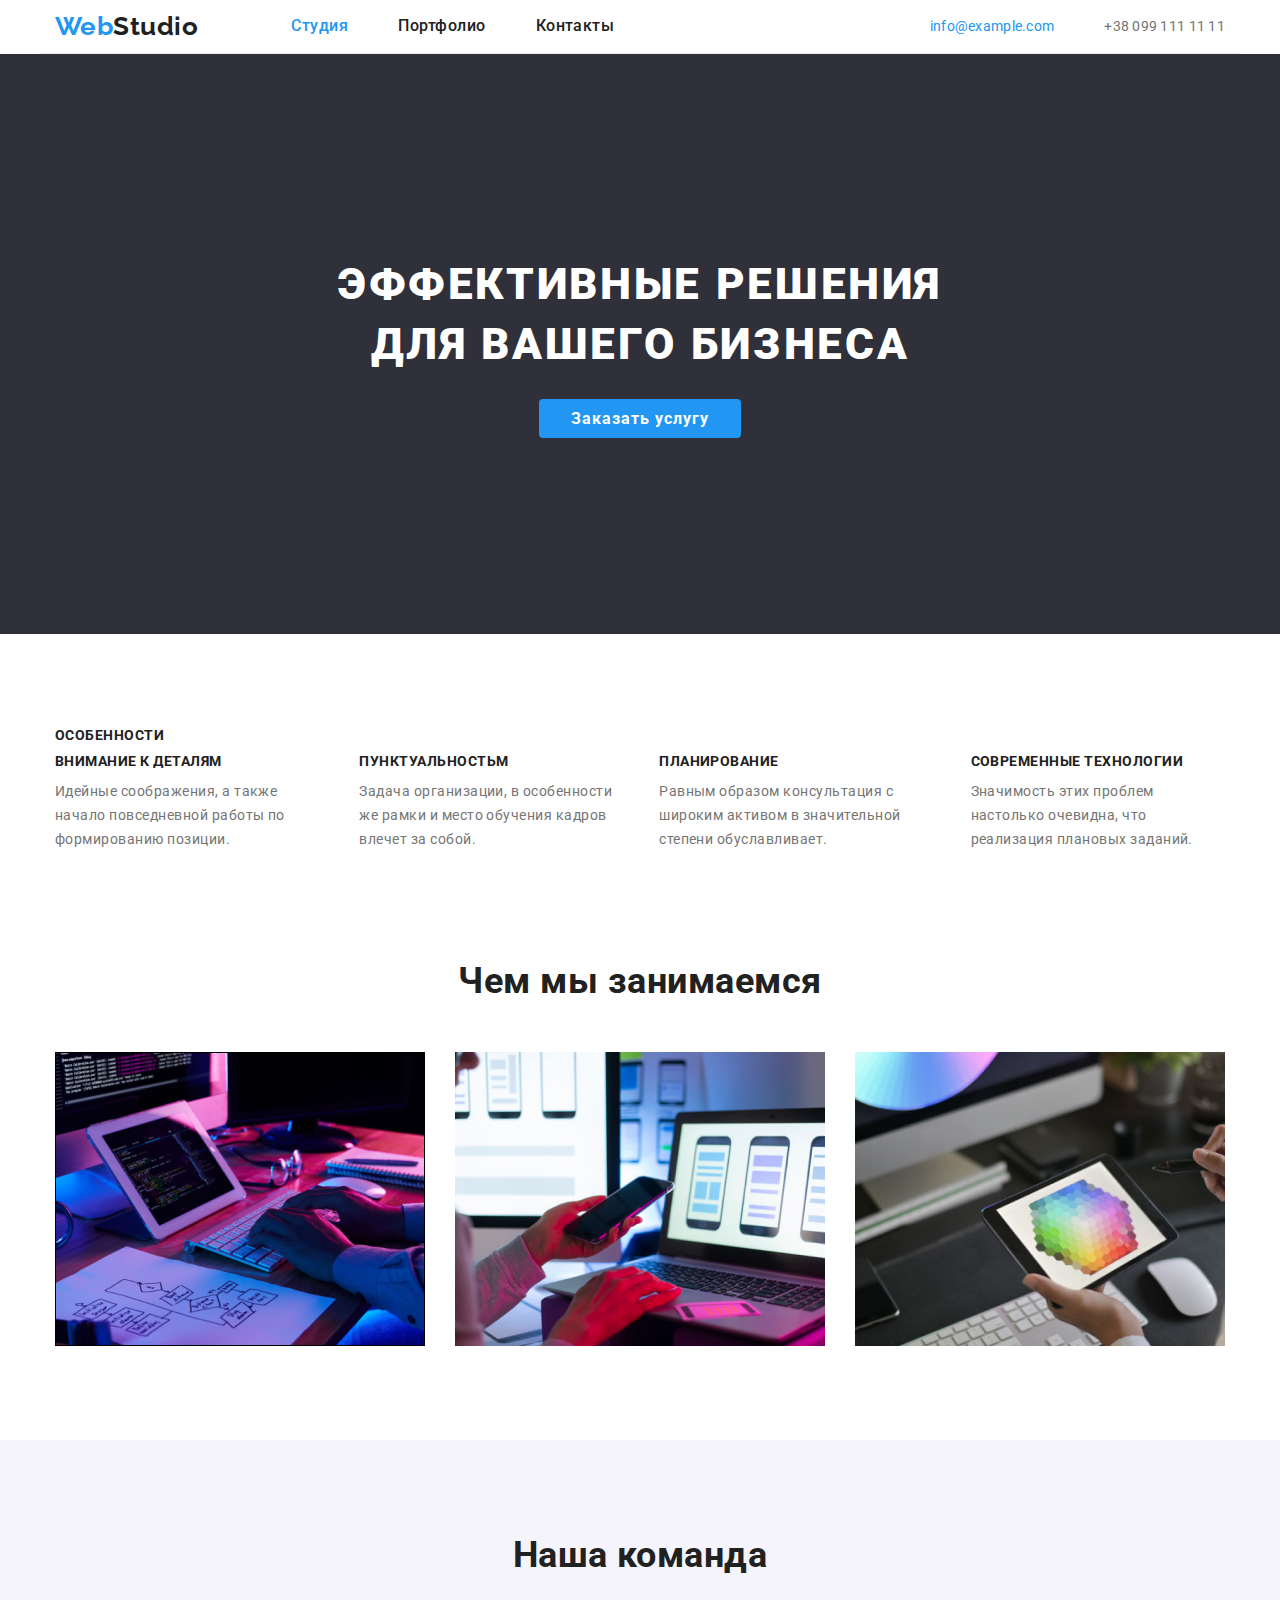
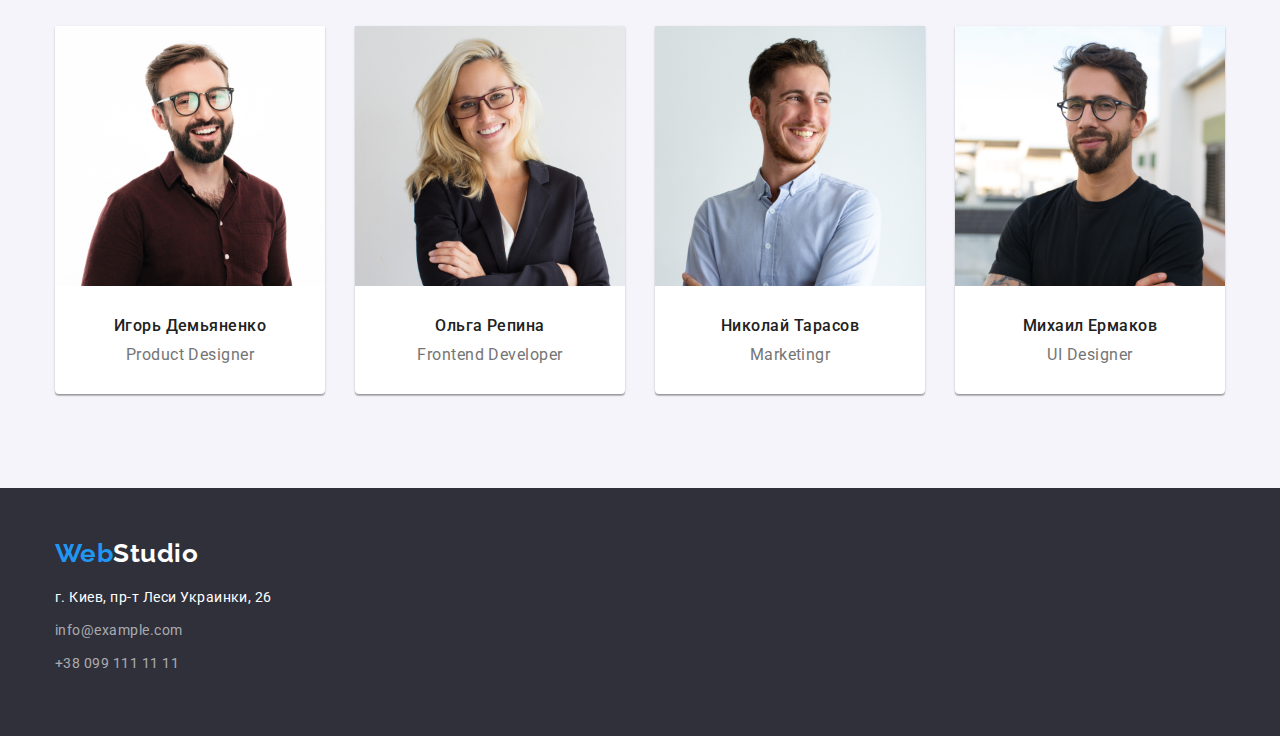
<file: index.html>
<!DOCTYPE html>
<html lang="ru">
<head>
    <meta charset="UTF-8">
    <meta name="viewport" content="width=device-width, initial-scale=1.0">
    <title>Document</title>
    <link href="https://fonts.googleapis.com/css2?family=Raleway:wght@700&family=Roboto:wght@400;500;700&display=swap" rel="stylesheet"/>
    <link rel="stylesheet" href="https://cdnjs.cloudflare.com/ajax/libs/modern-normalize/1.0.0/modern-normalize.min.css"/>
    <link rel="stylesheet" href="./css/styles.css"/>

</head>
<body>
    <!--Шапка страницы-->
    <header>
        
       <div class="container page-header">
        <nav class="main-nav">
            <a href="./index.html" class="logo">
            <p>Web<span class="logo-header">Studio</span></p>
            </a>

            <ul class="site-nav list">
               <li class="item"><a href="" class="link active">Студия</a></li>
               <li class="item"><a href="./portfolio.html" class="link">Портфолио</a></li>
               <li class="item"><a href="" class="link">Контакты</a></li>
            </ul>
         </nav>

         <ul class="auth-nav">
            <!-- Ссылка на адрес электронной почты  -->
            <li class="item">
                <a href="mailto:info@devstudio.com" class="link active">info@example.com</a>
            </li>

            <!-- Ссылка на телефонный номер -->
            <li class="item">
                <a href="tel:+380961111111" class="link">+38 099 111 11 11</a>
            </li>
        </ul>
       </div>
    </header>

 <main>
        <!--Герой-->
        <section class="hero">
            <h1 class="hero-title">Эффективные решения <br/> для вашего бизнеса</h1>
            <a href="" class="button">Заказать услугу</a>
        </section>

    <!--Секция с элементами особенностей-->
    <section class="section">
        <div class="container">
            <h2 class="title">Особенности</h2>

        <ul class="features-list">
            <li class="item">
                <h3 class="title">Внимание к деталям</h3>
                <p class="text">Идейные соображения, а также начало повседневной работы по формированию позиции.</p>
            </li>
            <li class="item">
                <h3 class="title">Пунктуальностьм</h3>
                <p class="text">Задача организации, в особенности же рамки и место обучения кадров влечет за собой.</p>
            </li >
            <li class="item">
                <h3 class="title">Планирование</h3>
                <p class="text">Равным образом консультация с широким активом в значительной степени обуславливает.</p>
            </li >
            <li class="item">
                <h3 class="title">Современные технологии</h3>
                <p class="text">Значимость этих проблем настолько очевидна, что реализация плановых заданий.</p>
            </li>
        </ul>
        </div>
    </section>

    <!--Секция с элементами вида деятельности-->
    <section class="section">
       <div class="container">
        <h2 class="section-title">Чем мы занимаемся</h2>
        <ul class="work-list"> 
            <li class="item">
                <img src="./images/box 1.jpg"
                alt="десктопные приложения"
                width="370"
                />
            </li>
            <li class="item">
                <img src="./images/box 2.jpg"
                alt="мобильные приложения"
                width="370"
                />
            </li>
            <li class="item">
                <img src="./images/box 3.jpg"
                alt="дизайнерские решения"
                width="370"
                />
            </li>
        </ul>
       </div>
    </section>

    <!--Наша команда-->
    <section class="section-team">
        <div class="container">
           <h2 class="section-title">Наша команда</h2>
           <ul class="team-list">
          <li class="item">
            <img src="./images/photo1.jpg"
            alt="фото Игоря Демьяненко"
            width="270"
            /> 
            <h3 class="people">Игорь Демьяненко</h3>
            <p class="position">Product Designer</p>
          </li>
          <li class="item">
            <img src="./images/photo2.jpg"
            alt="фото Ольги Репиной"
            width="270"
            /> 
            <h3 class="people">Ольга Репина</h3>
            <p class="position">Frontend Developer</p>
          </li>
          <li class="item">
            <img src="./images/photo3.jpg"
            alt="фото Николая Тарасова"
            width="270"
            /> 
            <h3 class="people">Николай Тарасов</h3>
            <p class="position">Marketingr</p>
          </li>
          <li class="item">
            <img src="./images/photo4.jpg"
            alt="фото Михаила Ермакова"
            width="270"
            /> 
            <h3 class="people">Михаил Ермаков</h3>
            <p class="position">UI Designer</p>
          </li>
      </ul>
    </div>
    </section>
 </main>

    <!--Футер-->
    <footer>
        <section class="footer">
            <div class="container page-footer">
                <a href="./index.html" class="logo">
                    <span>Web</span><span class="logo-footer">Studio</span>
                </a>
         
                    <address class="address">
                        <ul class="contacts list">
                            <li class="post">г. Киев, пр-т Леси Украинки, 26</li>
                            <li class="item">info@example.com</li>
                            <li class="item">+38 099 111 11 11</li>
                    </ul>
                   </address>
            </div>
        </section>
    </footer>

</body>
</html>
</file>
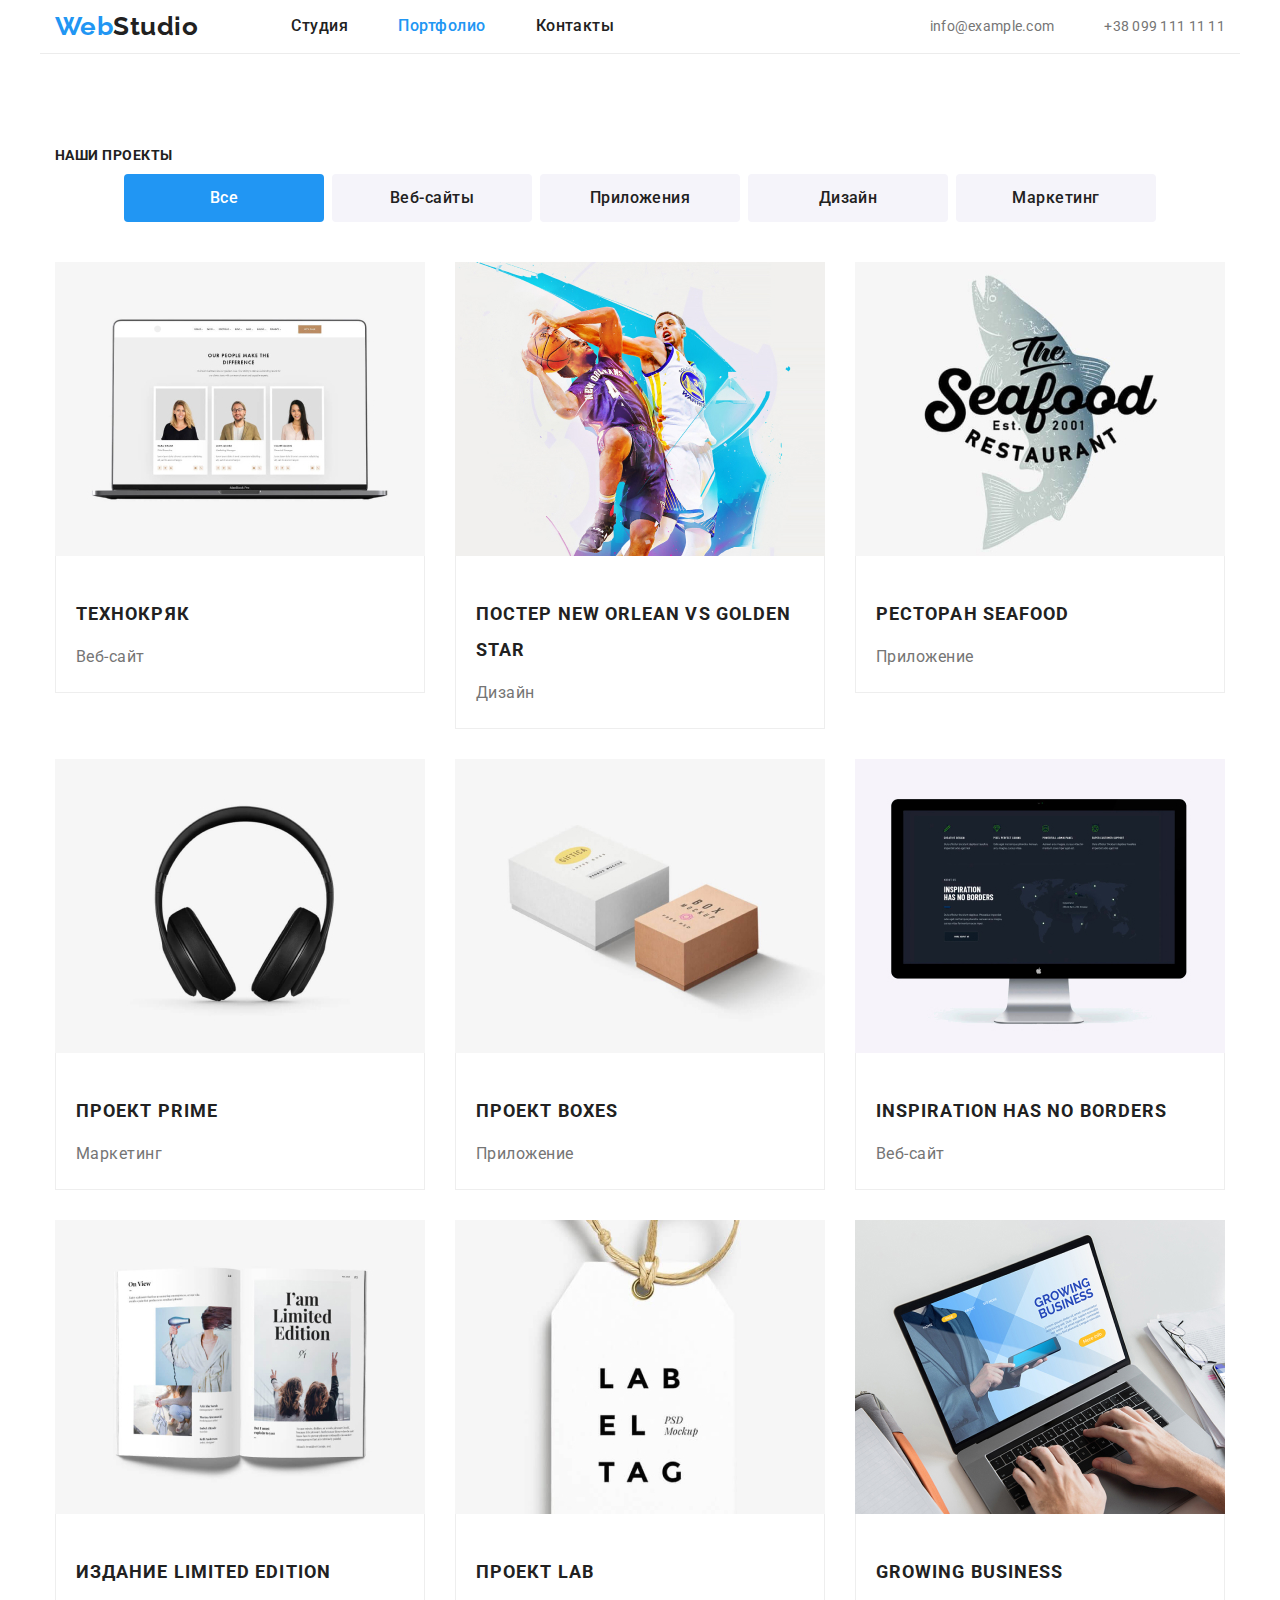
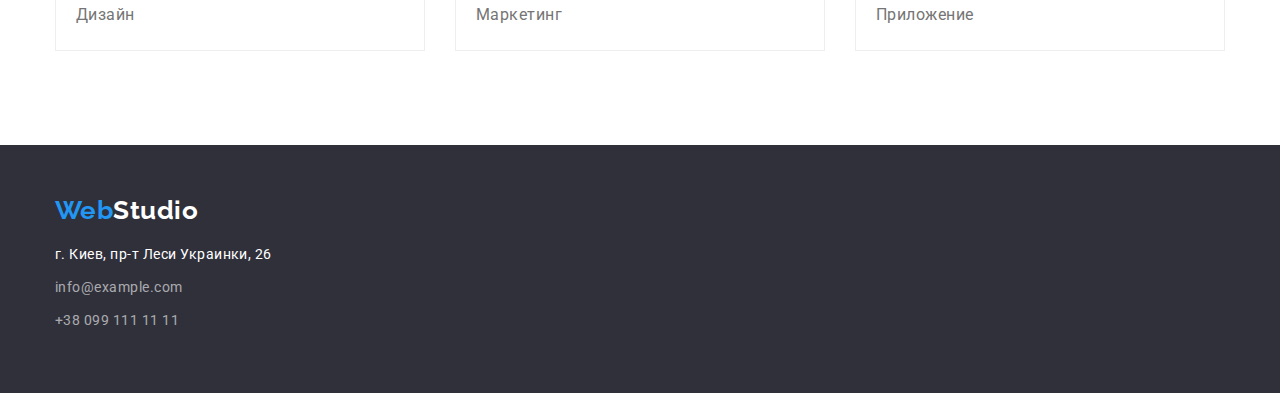
<file: portfolio.html>
<!DOCTYPE html>
<html lang="ru">
<head>
    <meta charset="UTF-8">
    <meta name="viewport" content="width=device-width, initial-scale=1.0">
    <title>Document</title>
    <link href="https://fonts.googleapis.com/css2?family=Raleway:wght@700&family=Roboto:wght@400;500;700&display=swap" rel="stylesheet">
    <link rel="stylesheet" href="https://cdnjs.cloudflare.com/ajax/libs/modern-normalize/1.0.0/modern-normalize.min.css"/>
    <link rel="stylesheet" href="./css/styles.css">
</head>

<body>
    <!--Шапка страницы-->
    <header>
        
      <div class="container page-header">
       <nav class="main-nav">
           <a href="./index.html" class="logo">
           <p>Web<span class="logo-header">Studio</span></p>
           </a>

           <ul class="site-nav list">
              <li class="item"><a href="" class="link">Студия</a></li>
              <li class="item"><a href="./portfolio.html" class="link active">Портфолио</a></li>
              <li class="item"><a href="" class="link">Контакты</a></li>
           </ul>
        </nav>

        <ul class="auth-nav">
           <!-- Ссылка на адрес электронной почты  -->
           <li class="item">
               <a href="mailto:info@devstudio.com" class="link">info@example.com</a>
           </li>

           <!-- Ссылка на телефонный номер -->
           <li class="item">
               <a href="tel:+380961111111" class="link">+38 099 111 11 11</a>
           </li>
       </ul>
      </div>
   </header>

 <main>
    <section class="portfolio">
        <div class="container">
          <h1 class="title">Наши проекты</h1>
             <!--Список фильтров-->
             <div class="menu">
              <button type="button" class="button active">Все</button>
              <button type="button" class="button">Веб-сайты</button>
              <button type="button" class="button">Приложения</button>
              <button type="button" class="button">Дизайн</button>
              <button type="button" class="button">Маркетинг</button>
            </div>

           <!--Список проектов-->
           <ul class="projects">
              <li class="flex-element">
                  <a href="">
                    <img src="./images/project1.jpg"
                    alt="ноутбук с изображением сайта"
                    width="370"
                    /> 
                    <div class="border">
                      <h2 class="title">Технокряк</h2>
                      <p class="subtitle">Веб-сайт</p>
                    </div>
                  </a>
              </li>

              <li class="flex-element">
                  <a href="">
                    <img src="./images/project2.jpg"
                     alt="два баскетболиста с мячом"
                     width="370"
                     /> 
                     <div class="border">
                     <h2 class="title">Постер New Orlean vs Golden Star</h2>
                     <p class="subtitle">Дизайн</p>
                    </div>
                  </a>
              </li>

              <li class="flex-element">
                  <a href="">
                    <img src="./images/project3.jpg"
                    alt="эмблема и название ресторана"
                    width="370"
                    />
                    <div class="border">
                    <h2 class="title">Ресторан Seafood</h2>
                    <p class="subtitle">Приложение</p>
                  </div> 
                  </a>
              </li>

              <li class="flex-element">
                  <a href="">
                    <img src="./images/project4.jpg"
                    alt="наушники"
                    width="370"
                    /> 
                    <div class="border">
                    <h2 class="title">Проект Prime</h2>
                    <p class="subtitle">Маркетинг</p>
                    </div>
                  </a>
              </li>

              <li class="flex-element">
                <a href="">
                  <img src="./images/project5.jpg"
                  alt="две коробки:одна белая,вторая крафтовая"
                  width="370"
                  /> 
                  <div class="border">
                  <h2 class="title">Проект Boxes</h2>
                  <p class="subtitle">Приложение</p>
                  </div>
                </a>
            </li>

            <li class="flex-element">
                <a href="">
                  <img src="./images/project6.jpg"
                  alt="монитор компьютера с изображением сайта"
                  width="370"
                  /> 
                  <div class="border">
                  <h2 class="title">Inspiration has no Borders</h2>
                  <p class="subtitle">Веб-сайт</p>
                  </div>
                </a>
            </li>

            <li class="flex-element">
                <a href="">
                  <img src="./images/project7.jpg"
                  alt="открытая книга с картинками и текстом"
                  width="370"
                  /> 
                  <div class="border">
                  <h2 class="title">Издание Limited Edition</h2>
                  <p class="subtitle">Дизайн</p>
                  </div>
                </a>
            </li>

            <li class="flex-element">
                <a href="">
                  <img src="./images/project8.jpg"
                  alt="ярлык с названием фирмы"
                  width="370"
                  /> 
                  <div class="border">
                  <h2 class="title">Проект LAB</h2>
                  <p class="subtitle">Маркетинг</p>
                  </div>
                </a>
            </li>

            <li class="flex-element">
                <a href="">
                  <img src="./images/project9.jpg"
                  alt="руки что-то печатают на ноутбуке"
                  width="370"
                  /> 
                  <div class="border">
                  <h2 class="title">Growing Business</h2>
                  <p class="subtitle">Приложение</p>
                  </div>
                </a>
            </li>
        </ul>
        </div>
    </section>    
</main>

<!--Футер-->
<footer>
  <section class="footer">
      <div class="container page-footer">
          <a href="./index.html" class="logo">
              <span>Web</span><span class="logo-footer">Studio</span>
          </a>
   
              <address class="address">
                  <ul class="contacts list">
                      <li class="post">г. Киев, пр-т Леси Украинки, 26</li>
                      <li class="item">info@example.com</li>
                      <li class="item">+38 099 111 11 11</li>
              </ul>
             </address>
      </div>
  </section>
</footer>

</body>
</html>
</file>
<file: css/styles.css>
html {
    box-sizing: border-box;
}

*, 
*::before,
*::after {
box-sizing: inherit;
}

:root {
    --primary-text-color: #757575;
    --title-text-color: #212121;
    --acent-color: #2196F3;
    --wight: #fff;
    --secondary-bg-color: #f5f4fa;
    --footer-bg-color: #2f303a;
 }


body {
    background-color: var(--wight);
    color: var(--primary-text-color) ;
    font-family: Roboto, sans-serif;
    letter-spacing: 0.03em;
}

img {
    display: block;
    max-width: 100%;
    height: auto;
  }
  
ul {
    list-style: none;
    padding: 0;
    margin: 0;
}

a {
    text-decoration: none;
  }

/* вторичный цвет текста #212121  */
 /* основной цвет текста #757575 */
 /* белый #FFFFFF */
 /* акцент #2196F3 */
 /* вторичный цвет фона #F5F4FA */
 /* цвет фона героя #2F303A*/

/* Page header */
.container {
    width: 1200px;
    margin: 0 auto;
    padding-left: 15px;
    padding-right: 15px;
    /* outline: 2px solid  tomato; */
}
.page-header {
    display: flex;
    align-items: center;
    justify-content: space-between;
    border-bottom: 1px solid #ECECEC;
}

.main-nav {
    display: flex;
    align-items: center;
    justify-content: space-between;
}
 /* Logo */
.logo {
    color: var(--acent-color) ;
    font-family: Raleway, sans-serif;
    font-weight: 700;
    font-size: 26px;
    line-height: 1.19px;
    text-decoration: none;
} 

.logo-header {
    color: var(--title-text-color) ;
}

/* Site nav */
.site-nav {
    display: flex;
    align-items: center;
    margin-left: 93px;
}

.site-nav .item + .item {
margin-left: 50px; 
}

.site-nav .link {
    display: block;
    color: var(--title-text-color) ;
    font-weight: 500;
}

.site-nav .link:hover, 
.site-nav .link:focus {
    color: var(--acent-color) ;
}

.site-nav .link.active {
    color: var(--acent-color);
}

/* Auth nav */
.auth-nav {
    display: flex;
    margin-left: auto;
}
.auth-nav .item + .item {
    margin-left: 50px; 
    }
.auth-nav .link{
    color: var(--primary-text-color);
    font-style: normal;
    font-size: 14px;
    line-height: 1.14px;
    letter-spacing: 0.02em;
    text-decoration: none;
}

.auth-nav .link:hover,
.auth-nav .link:focus {
    color: var(--acent-color);
}

.auth-nav .link.active {
    color: var(--acent-color);
}

/* Стили для index.html */

/* Hero */
.hero {
    padding-top: 200px;
    padding-bottom: 200px;
    background-color: var(--footer-bg-color);
    text-align: center;
}

.hero-title {
    margin-top: 0;
    margin-bottom: 30px;

    color: var(--wight);
    font-weight: 900;
    font-size: 44px;
    line-height: 60px;
    letter-spacing: 0.06em;
    text-transform: uppercase;
}

/* Button */
.button {
    border-radius: 4px;
    padding: 10px 32px;
    width: 200px;

    color: var(--wight);
    background-color: var(--acent-color);
    font-family: Roboto, sans-serif;
    font-weight: 700;
    font-size: 16px;
    line-height: 1.87;
    letter-spacing: 0.06em;
    text-decoration: none;
    text-align: center;
}

/* Section */
.section {
    margin: 94px 0;
}

.section-title {
    margin-top: 0;
    margin-bottom: 50px;
    color: var(--title-text-color) ;
    font-style: normal;
    font-weight: 700;
    font-size: 36px;
    line-height: 1.17;
    text-align: center;
}

/* Features */
.features-list {
    display: flex;
    }

.features-list .item {
    display: inline-block;
    width:calc((100%-30*3)/4);
}

.features-list .item:not(:last-child) {
    margin-right: 30px;
  }

.title {
    margin-top: 0;
    margin-bottom: 10px;
    color: var(--title-text-color) ;
    font-style: normal;
    font-weight: 700;
    font-size: 14px;
    line-height: 1.14;
    text-transform: uppercase;
}

.features-list .text {
    margin-top: 10px;
    font-style: normal;
    font-weight: 400;
    font-size: 14px;
    line-height: 1.71;
}
/* Work list */
.work-list {
    display: flex;
}
.work-list .item {
    display: inline-block;
    width:calc((100%-30*2)/3);
}

.work-list .item:not(:last-child) {
    margin-right: 30px;
  }

/* Team */
.section-team {
    background-color: var(--secondary-bg-color);
    line-height: 1.19;
    padding-top: 94px;
    padding-bottom: 94px;
}

.team-list {
    display: flex;
}

.team-list .item {
    width:calc((100%-30*3)/4);
    border-radius: 0px 0px 4px 4px;
    box-shadow: 0px 1px 3px rgba(0, 0, 0, 0.12), 0px 1px 1px rgba(0, 0, 0, 0.14), 0px 2px 1px rgba(0, 0, 0, 0.2);
}

.team-list .item{
    background-color: var(--wight);
}
.team-list .item:not(:last-child) {
    margin-right: 30px;
}
.team-list .people {
    margin-top: 30px;
    margin-bottom: 10px;
    text-align: center;
    color: var(--title-text-color) ;
    font-style: normal;
    font-weight: 500;
    font-size: 16px;
    line-height: 1.19; 
}

.position {
    margin-top: 0;
    margin-bottom: 30px;
    text-align: center;
    font-style: normal;
    font-weight: 400;
    font-size: 16px;
    line-height: 1.19; 
}

/* Footer */
.footer {
    background-color: var(--footer-bg-color);
    padding-top: 60px;
  padding-bottom: 60px;
}

.logo .logo-footer {
    color: var(--wight);
}

.address,
.post {
    margin-top: 20px;
    color: var(--wight);
    font-weight: 400;
    font-style: normal;
    font-size: 14px;
    line-height: 1.71;
  }  

  .contacts .item {
    margin-top: 9px;
    color: rgba(255, 255, 255, 0.6);
  }

/* Стили для portfolio.html */

/* Portfolio */
.portfolio {
    padding-top:94px;
    padding-bottom: 94px;
}
/* Button menu */

.menu {
    display: flex;
    justify-content: center;
    margin-bottom: 34px;
    padding-bottom: 6px;
}

.menu .button {
    display: inline-block;
    border: 1px solid transparent;
    border-radius: 4px;

    color: var(--title-text-color);
    background-color: var(--secondary-bg-color);

    font-family: Roboto, sans-serif;
    font-weight: 500;
    font-size: 16px;
    line-height: 1.62;
    letter-spacing: 0.03em;   
}

.menu .button:not(:last-child) {
    margin-right: 8px;
}

.menu .button:hover, 
.menu .button:focus {
    background-color: var(--acent-color);
    color: var(--wight) ;
}

.button.active {
    background-color: var(--acent-color);
    color: var(--wight);
}
/* Projects */
.projects {
    display: flex;
    flex-wrap: wrap;
    margin-top: 30px;
    margin-bottom: 0;
    padding: 0;
}

.flex-element {
   width: calc((100%-2*30)/3);
   max-width: 370px;
   list-style: none;
}

.flex-element:not(:nth-last-child(-n + 3)) {
    margin-bottom: 30px;
}

.flex-element:not(:nth-last-child(3n + 1)) {
    margin-right: 30px;
}

.border {
    padding-top: 20px;
    padding-bottom: 20px;
    padding-left: 20px;
    max-width: 370px;
    border-right: 1px solid #eeeeee;
    border-bottom: 1px solid #eeeeee;
    border-left: 1px solid #eeeeee;
}
.projects .title {
    margin-top: 20px;
    font-family: Roboto,sans-serif;
    font-style: normal;
    font-weight: 700;
    font-size: 18px;
    line-height: 2.0;
    letter-spacing: 0.06em;
}

.projects .subtitle {
    margin-top: 4px;
    margin-bottom: 0;
    color: var(--primary-text-color) ;
    font-family: Roboto,sans-serif;
    font-style: normal;
    font-weight: 400;
    font-size: 16px;
    line-height: 1.87;
    letter-spacing: 0.03em;
}
</file>
